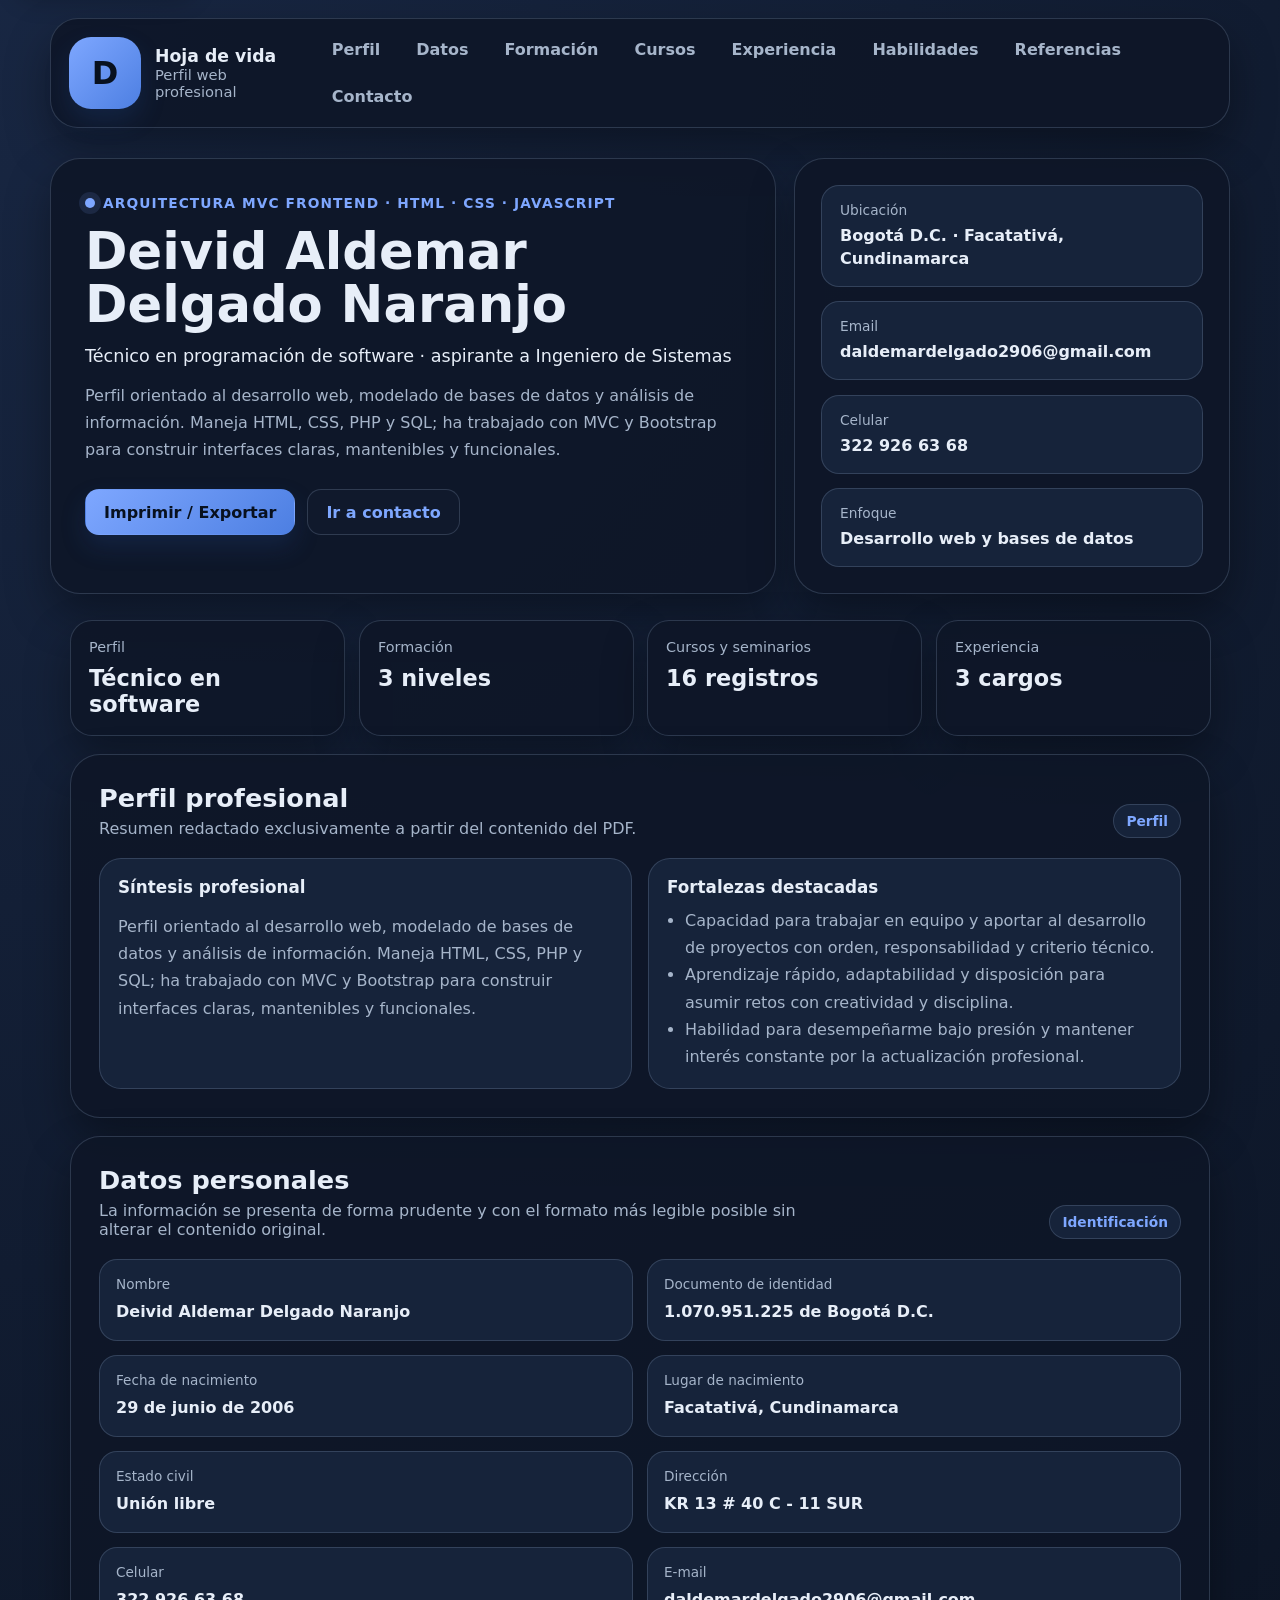
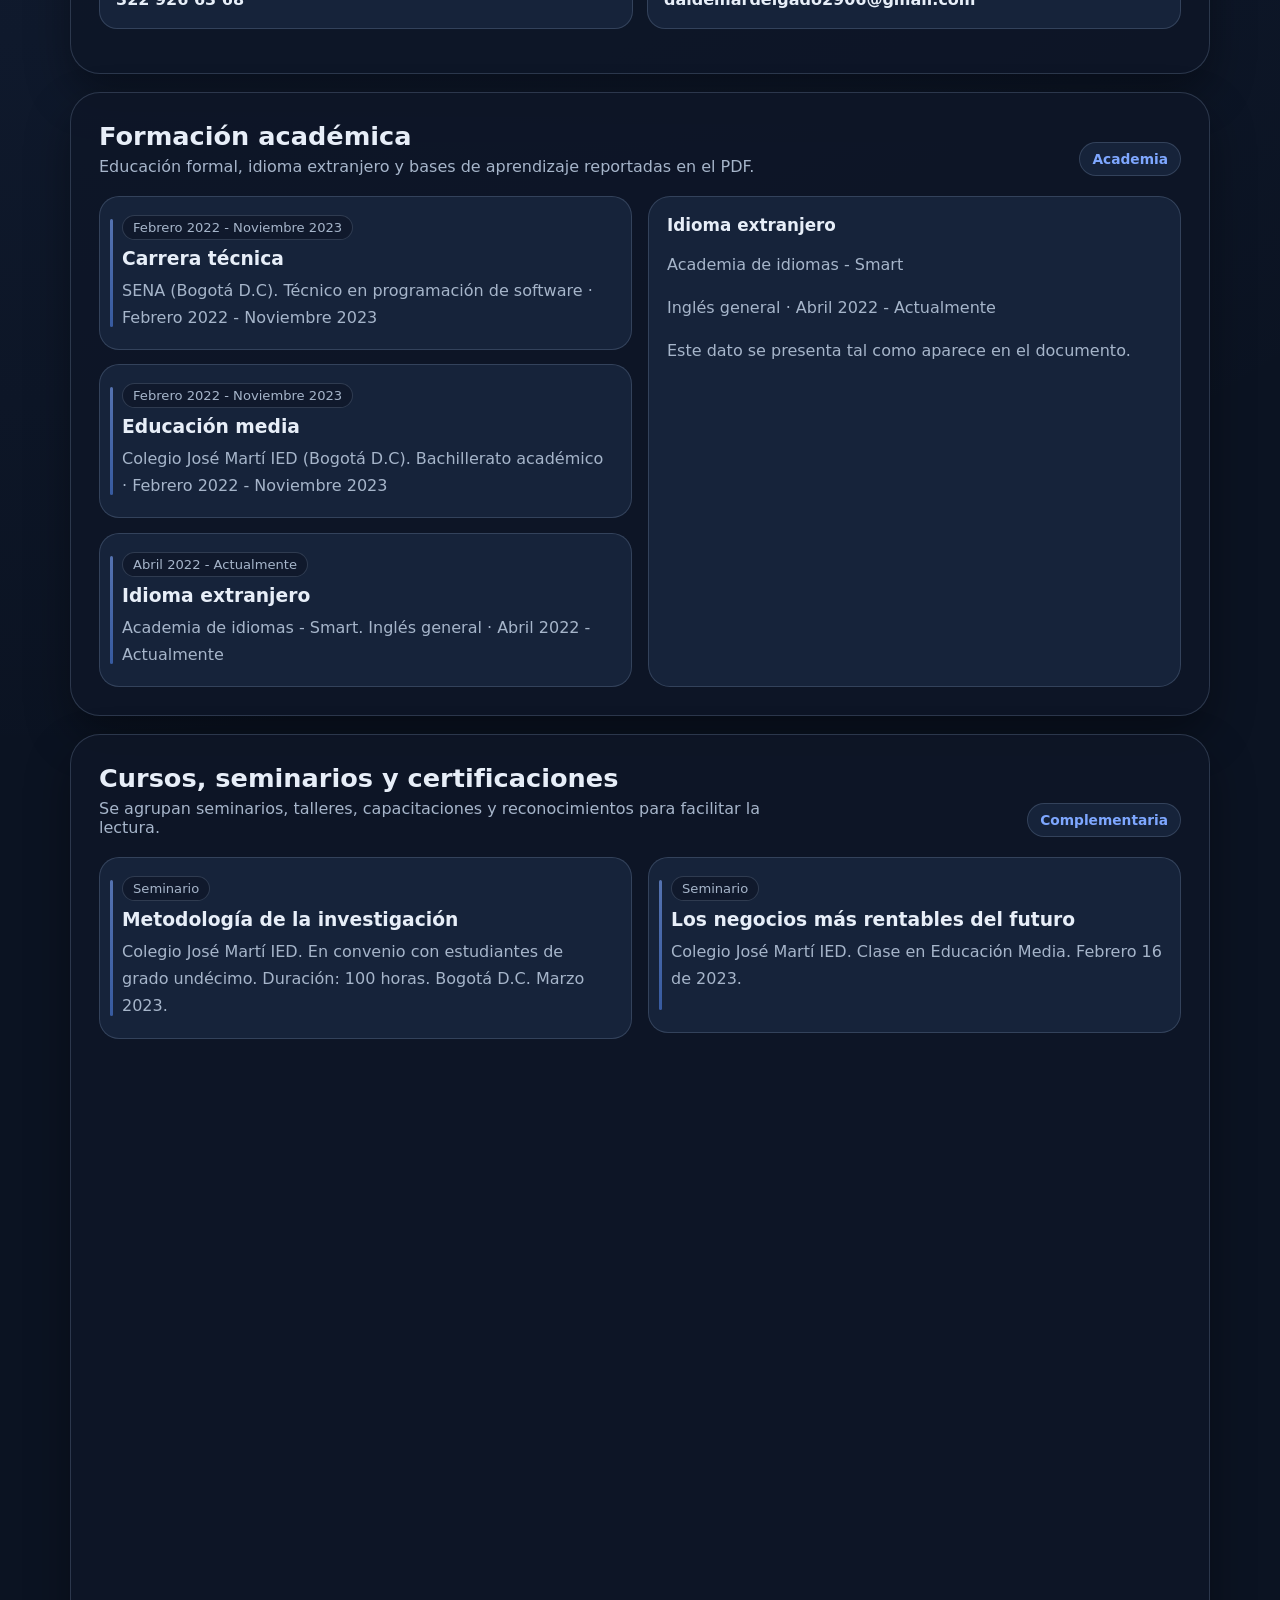
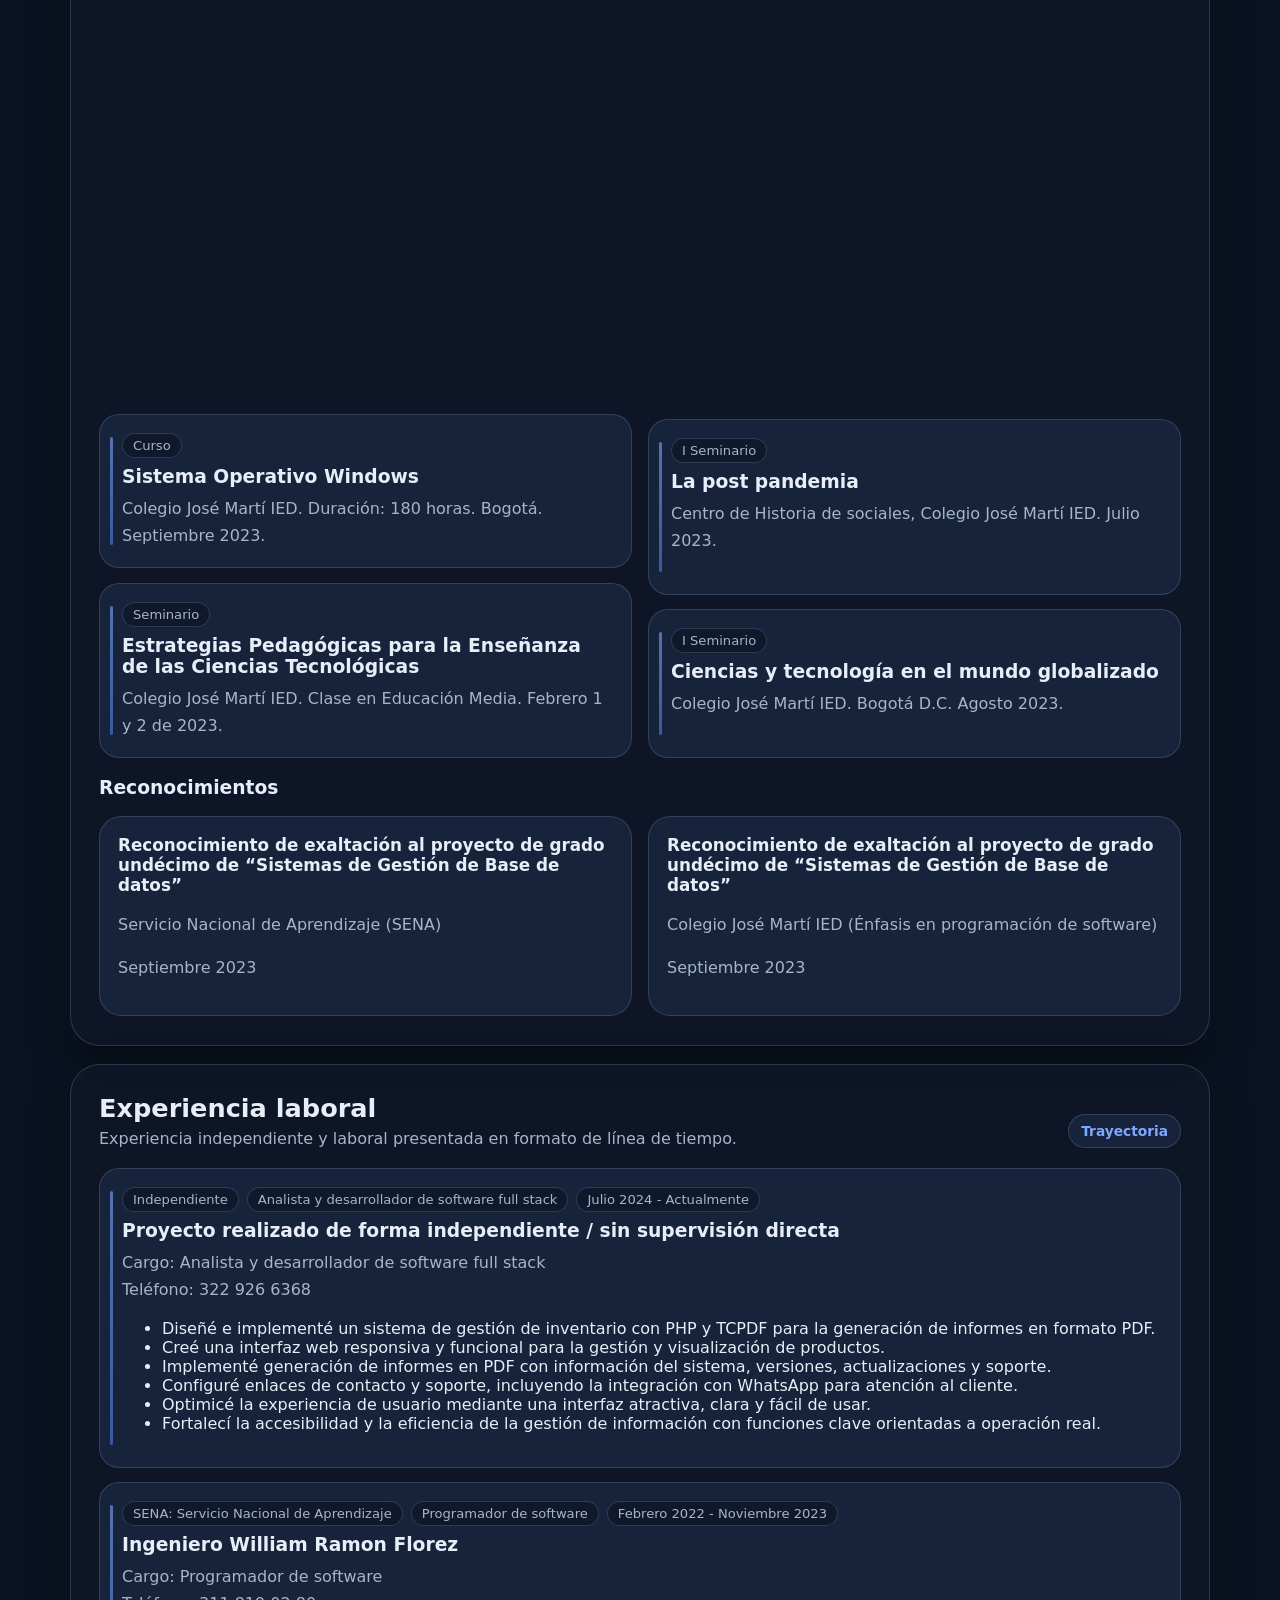
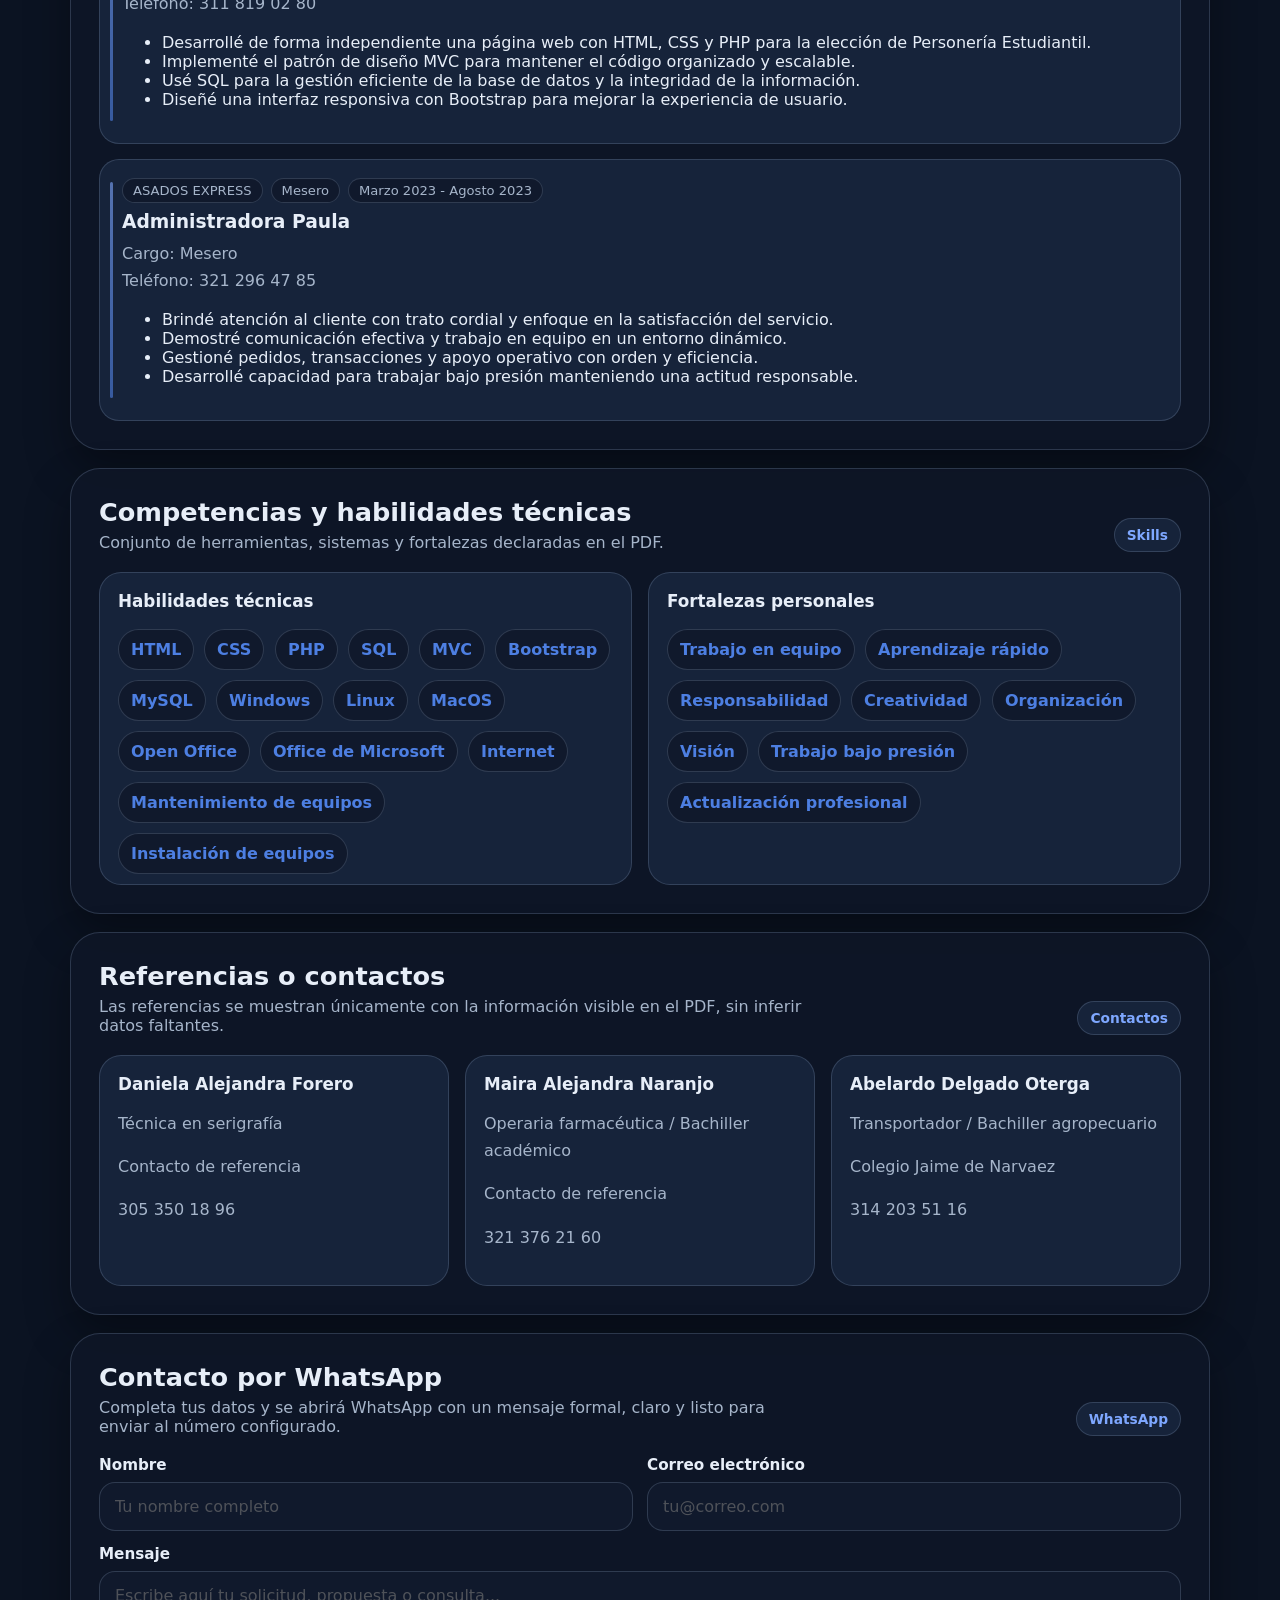
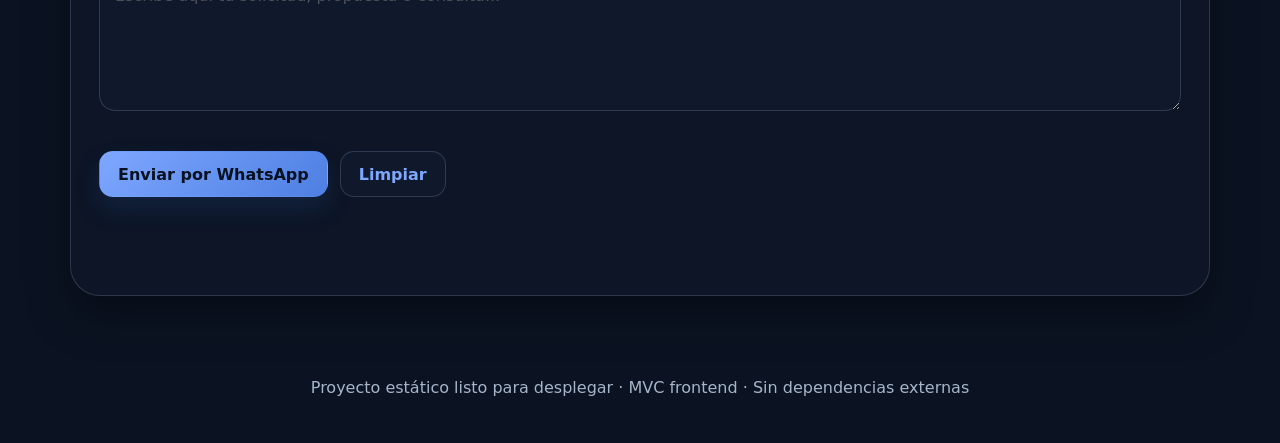
<file: index.html>
<!doctype html>
<html lang="es">
<head>
  <meta charset="UTF-8" />
  <meta name="viewport" content="width=device-width, initial-scale=1.0" />
  <meta name="description" content="Hoja de vida web profesional de Deivid Aldemar Delgado Naranjo" />
  <meta name="color-scheme" content="dark light" />
  <meta name="theme-color" content="#10192c" />
  <title>Inicio · Deivid Aldemar Delgado Naranjo</title>
  <link id="appFavicon" rel="icon" type="image/png" sizes="32x32" href="./assets/favicon-32.png" />
  <link rel="icon" type="image/svg+xml" href="./assets/favicon.svg" />
  <link rel="shortcut icon" href="./assets/favicon.ico" />
  <script>
    (function () {
      var path = window.location.pathname.replace(/\/+$/, '');
      var parts = path.split('/').filter(Boolean);
      var base = parts.length ? '/' + parts[0] : '';
      var assets = base ? base + '/assets' : './assets';
      var ua = navigator.userAgent || '';
      var inAppBrowser = /FBAN|FBAV|FB_IAB|FB4A|Messenger|Instagram|LinkedInApp|Snapchat|Twitter|XApp|WhatsApp|Telegram/i.test(ua);

      if (inAppBrowser) {
        var root = document.documentElement;
        root.classList.add('in-app-browser');
        root.style.backgroundColor = '#f5f7fb';
        root.style.colorScheme = 'light';

        var themeMeta = document.querySelector('meta[name="theme-color"]');
        if (themeMeta) {
          themeMeta.setAttribute('content', '#f5f7fb');
        }

        var colorSchemeMeta = document.querySelector('meta[name="color-scheme"]');
        if (colorSchemeMeta) {
          colorSchemeMeta.setAttribute('content', 'light');
        }
      }

      var el = document.getElementById('appFavicon');
      if (el) {
        el.href = assets + '/favicon-32.png';
        el.setAttribute('sizes', '32x32');
      }
    })();
  </script>
  <link rel="stylesheet" href="./css/styles.css" />
</head>
<body>
  <a class="skip-link" href="#contenido">Saltar al contenido</a>

  <header class="hero" id="inicio">
    <nav class="topbar" aria-label="Navegación principal">
      <div class="brand">
        <span class="brand-mark" aria-hidden="true">D</span>
        <div class="brand-copy">
          <strong>Hoja de vida</strong>
          <span>Perfil web profesional</span>
        </div>
      </div>

      <div class="topbar-actions">
        <div class="nav-links">
  <a href="./perfil-profesional/" data-route="perfil">Perfil</a>
  <a href="./datos-personales/" data-route="datos">Datos</a>
  <a href="./formacion-academica/" data-route="formacion">Formación</a>
  <a href="./cursos-y-certificaciones/" data-route="cursos">Cursos</a>
  <a href="./experiencia-laboral/" data-route="experiencia">Experiencia</a>
  <a href="./habilidades/" data-route="habilidades">Habilidades</a>
  <a href="./referencias/" data-route="referencias">Referencias</a>
  <a href="./contacto/" data-route="contacto">Contacto</a>
</div>

      </div>
    </nav>

    <section class="hero-grid">
      <div class="hero-copy">
        <p class="eyebrow">Arquitectura MVC frontend · HTML · CSS · JavaScript</p>
        <h1 id="cvName">Deivid Aldemar Delgado Naranjo</h1>
        <p id="cvHeadline" class="lead"></p>
        <p id="cvSummary" class="summary"></p>

        <div class="hero-actions">
          <button id="printBtn" class="btn btn-primary" type="button">Imprimir / Exportar</button>
          <a class="btn btn-secondary" href="./contacto/" data-route="contacto">Ir a contacto</a>
        </div>
      </div>

      <aside class="hero-panel" aria-label="Resumen rápido">
        <div class="panel-item">
          <span>Ubicación</span>
          <strong id="cvLocation"></strong>
        </div>
        <div class="panel-item">
          <span>Email</span>
          <strong id="cvEmail"></strong>
        </div>
        <div class="panel-item">
          <span>Celular</span>
          <strong id="cvPhone"></strong>
        </div>
        <div class="panel-item">
          <span>Enfoque</span>
          <strong>Desarrollo web y bases de datos</strong>
        </div>
      </aside>
    </section>
  </header>

  <main id="contenido" class="page-shell">
    <section class="stats" id="resumen" data-route="resumen"></section>
    <section id="perfil" data-route="perfil" class="content-block"></section>
    <section id="datos" data-route="datos" class="content-block"></section>
    <section id="formacion" data-route="formacion" class="content-block"></section>
    <section id="cursos" data-route="cursos" class="content-block"></section>
    <section id="experiencia" data-route="experiencia" class="content-block"></section>
    <section id="habilidades" data-route="habilidades" class="content-block"></section>
    <section id="referencias" data-route="referencias" class="content-block"></section>
    <section id="contacto" data-route="contacto" class="content-block"></section>
  </main>

  <footer class="footer">
    <p>Proyecto estático listo para desplegar · MVC frontend · Sin dependencias externas</p>
  </footer>

  <button id="backToTop" class="back-to-top" type="button" aria-label="Volver al inicio">
    <span aria-hidden="true">↑</span>
  </button>

  <script type="module" src="./js/controllers/app.js"></script>
</body>
</html>
</file>
<file: css/styles.css>
/* Base */
:root {
  --radius: 24px;
  --radius-sm: 16px;
  --max: 1180px;
  --focus-ring: 0 0 0 4px transparent;
  color-scheme: dark;
  --bg: #0b1322;
  --bg-accent: radial-gradient(circle at top left, rgba(92, 140, 235, 0.16), transparent 34%);
  --surface: rgba(14, 22, 39, 0.88);
  --surface-solid: #10192c;
  --surface-2: #16233a;
  --surface-3: #1d2a45;
  --text: #e7eef8;
  --muted: #a6b5ca;
  --primary: #7ea7ff;
  --primary-2: #4d7fe2;
  --primary-contrast: #08111f;
  --border: rgba(155, 177, 207, 0.22);
  --success: #37c792;
  --danger: #ff7b6b;
  --shadow: 0 20px 44px rgba(0, 0, 0, 0.35);
  --shadow-soft: 0 10px 24px rgba(0, 0, 0, 0.2);
  --primary-shadow: 0 12px 24px rgba(33, 77, 143, 0.24);
  --accent-ring: rgba(126, 167, 255, 0.12);
  --focus-outline: rgba(126, 167, 255, 0.35);
}


html.in-app-browser,
body.in-app-browser {
  color-scheme: light;
}

html.in-app-browser body,
body.in-app-browser {
  --bg: #f5f7fb;
  --bg-accent: none;
  --surface: #ffffff;
  --surface-solid: #f8fafc;
  --surface-2: #f8fafc;
  --surface-3: #eef2f7;
  --text: #0f172a;
  --muted: #475569;
  --primary: #1d4ed8;
  --primary-2: #2563eb;
  --primary-contrast: #ffffff;
  --border: #d8e0ea;
  --success: #15803d;
  --danger: #b91c1c;
  --shadow: none;
  --shadow-soft: none;
  --primary-shadow: none;
  --accent-ring: rgba(37, 99, 235, 0.12);
  --focus-outline: rgba(37, 99, 235, 0.28);
  background: #f5f7fb !important;
  color: #0f172a !important;
  scroll-behavior: auto !important;
}

html.in-app-browser body *,
html.in-app-browser body *::before,
html.in-app-browser body *::after,
body.in-app-browser *,
body.in-app-browser *::before,
body.in-app-browser *::after {
  text-shadow: none !important;
}

body {
  margin: 0;
  font-family: Inter, system-ui, -apple-system, BlinkMacSystemFont, "Segoe UI", sans-serif;
  color: var(--text);
  background:
    var(--bg-accent),
    linear-gradient(180deg, var(--bg) 0%, var(--bg) 100%);
  transition: color .18s ease, border-color .18s ease, box-shadow .18s ease;
}


* { box-sizing: border-box; }
html {
  scroll-behavior: smooth;
  scroll-padding-top: 24px;
}
body {
  margin: 0;
  font-family: Inter, system-ui, -apple-system, BlinkMacSystemFont, "Segoe UI", sans-serif;
  color: var(--text);
  background:
    var(--bg-accent),
    linear-gradient(180deg, var(--bg) 0%, var(--bg) 100%);
  transition: background-color .3s ease, color .3s ease, border-color .3s ease, box-shadow .3s ease;
}

a { color: inherit; text-decoration: none; }
button, input, textarea { font: inherit; }
button { -webkit-tap-highlight-color: transparent; }

.skip-link {
  position: absolute;
  top: -48px;
  left: 16px;
  background: var(--primary);
  color: var(--primary-contrast);
  padding: 10px 14px;
  border-radius: 999px;
  z-index: 999;
  box-shadow: var(--shadow-soft);
}
.skip-link:focus { top: 16px; }

.hero {
  padding: 18px 20px 34px;
}
.topbar, .hero-grid, .page-shell, .footer {
  max-width: var(--max);
  margin: 0 auto;
}

.topbar {
  display: flex;
  align-items: center;
  justify-content: space-between;
  gap: 16px;
  background: var(--surface);
  border: 1px solid var(--border);
  border-radius: 28px;
  padding: 12px 18px;
  box-shadow: var(--shadow);
}

.brand {
  display: flex;
  align-items: center;
  gap: 14px;
  min-width: 0;
}
.brand-mark {
  width: 72px;
  height: 72px;
  flex: 0 0 72px;
  border-radius: 22px;
  display: grid;
  place-items: center;
  background: linear-gradient(135deg, var(--primary), var(--primary-2));
  color: var(--primary-contrast);
  font-weight: 900;
  font-size: 2rem;
  line-height: 1;
  letter-spacing: 0;
  box-shadow: var(--primary-shadow);
}
.brand-copy strong,
.brand-copy span {
  display: block;
}
.brand-copy strong {
  color: var(--text);
  font-size: 1.08rem;
}
.brand-copy span { color: var(--muted); font-size: 0.92rem; }

.topbar-actions {
  display: flex;
  align-items: center;
  gap: 12px;
  flex-wrap: wrap;
  justify-content: flex-end;
}

.nav-links {
  display: flex;
  flex-wrap: wrap;
  gap: 10px;
}
.nav-links a {
  color: var(--muted);
  font-weight: 600;
  padding: 8px 12px;
  border-radius: 999px;
  transition: background .14s ease, color .14s ease, transform .14s ease, box-shadow .14s ease, border-color .14s ease;
  border: 1px solid transparent;
}
.nav-links a:hover,
.nav-links a:focus-visible {
  background: linear-gradient(135deg, rgba(126, 167, 255, 0.10), rgba(77, 127, 226, 0.15));
  color: var(--primary);
  border-color: var(--border);
  box-shadow: var(--shadow-soft);
}

.nav-links a.is-active,
.nav-links a[aria-current="page"] {
  background: linear-gradient(135deg, rgba(126, 167, 255, 0.14), rgba(77, 127, 226, 0.18));
  color: var(--primary);
  border-color: rgba(126, 167, 255, 0.28);
  box-shadow: var(--shadow-soft);
}

#inicio,
#resumen,
#perfil,
#datos,
#formacion,
#cursos,
#experiencia,
#habilidades,
#referencias,
#contacto {
  scroll-margin-top: 44px;
}

.hero-grid {
  display: grid;
  grid-template-columns: 1.5fr 0.9fr;
  gap: 18px;
  margin-top: 18px;
  align-items: stretch;
}

.hero-copy, .hero-panel, .content-card, .stats-card, .contact-card {
  background: var(--surface);
  border: 1px solid var(--border);
  box-shadow: var(--shadow);
  border-radius: 28px;
  overflow: hidden;
}

.hero-copy {
  border-radius: 30px;
  padding: 34px;
}
.eyebrow {
  display: inline-flex;
  align-items: center;
  gap: 8px;
  color: var(--primary);
  font-size: 0.86rem;
  font-weight: 700;
  text-transform: uppercase;
  letter-spacing: 0.08em;
  margin: 0 0 14px;
}
.eyebrow::before {
  content: "";
  width: 10px;
  height: 10px;
  border-radius: 50%;
  background: var(--primary);
  box-shadow: 0 0 0 6px var(--accent-ring);
}
.hero-copy h1 {
  margin: 0;
  font-size: clamp(2rem, 4vw, 3.7rem);
  line-height: 1.04;
}
.lead {
  margin: 14px 0 0;
  font-size: 1.1rem;
  color: var(--text);
  max-width: 65ch;
}
.summary {
  margin: 16px 0 0;
  color: var(--muted);
  max-width: 72ch;
  line-height: 1.7;
}

.hero-actions {
  display: flex;
  flex-wrap: wrap;
  gap: 12px;
  margin-top: 26px;
}

.btn {
  display: inline-flex;
  align-items: center;
  justify-content: center;
  min-height: 46px;
  padding: 0 18px;
  border-radius: 14px;
  border: 1px solid transparent;
  font-weight: 700;
  cursor: pointer;
  transition: transform .12s ease, box-shadow .12s ease, background .12s ease, color .12s ease, border-color .12s ease;
}
.btn:hover { transform: translateY(-1px); }
.btn:focus-visible,
.nav-links a:focus-visible,
input:focus-visible,
textarea:focus-visible,
.back-to-top:focus-visible {
  outline: 3px solid var(--focus-outline);
  outline-offset: 2px;
}
.btn-primary {
  background: linear-gradient(135deg, var(--primary), var(--primary-2));
  color: var(--primary-contrast);
  box-shadow: var(--primary-shadow);
}
.btn-secondary {
  background: var(--surface-solid);
  border-color: var(--border);
  color: var(--primary);
}
.btn-ghost {
  background: transparent;
  border-color: var(--border);
  color: var(--text);
}

html.in-app-browser #printBtn,
body.in-app-browser #printBtn {
  display: none !important;
}

.hero-panel {
  border-radius: 30px;
  padding: 26px;
  display: grid;
  gap: 14px;
  align-content: start;
}
.panel-item {
  background: var(--surface-2);
  border-radius: 18px;
  padding: 16px 18px;
  border: 1px solid var(--border);
}
.panel-item span {
  display: block;
  font-size: 0.86rem;
  color: var(--muted);
  margin-bottom: 6px;
}
.panel-item strong {
  display: block;
  font-size: 1rem;
  line-height: 1.45;
}

.page-shell {
  padding: 0 20px 40px;
}

.stats {
  display: grid;
  grid-template-columns: repeat(4, 1fr);
  gap: 14px;
  margin-top: 4px;
  margin-bottom: 18px;
}
.stats-card {
  border-radius: 22px;
  padding: 18px;
}
.stats-card span {
  display: block;
  color: var(--muted);
  font-size: 0.9rem;
  margin-bottom: 10px;
}
.stats-card strong {
  font-size: 1.4rem;
}

.content-block {
  margin-bottom: 18px;
}
.content-card {
  border-radius: 30px;
  padding: 28px;
}
.section-head {
  display: flex;
  justify-content: space-between;
  align-items: end;
  gap: 16px;
  margin-bottom: 20px;
}
.section-head h2 {
  margin: 0;
  font-size: 1.6rem;
}
.section-head p {
  margin: 6px 0 0;
  color: var(--muted);
  max-width: 70ch;
}
.badge {
  display: inline-flex;
  align-items: center;
  gap: 8px;
  background: var(--surface-2);
  color: var(--primary);
  border-radius: 999px;
  padding: 8px 12px;
  font-weight: 700;
  font-size: 0.86rem;
  border: 1px solid var(--border);
}

.grid-2 {
  display: grid;
  grid-template-columns: 1fr 1fr;
  gap: 16px;
}
.grid-3 {
  display: grid;
  grid-template-columns: repeat(3, 1fr);
  gap: 16px;
}
.card {
  background: var(--surface-2);
  border-radius: 22px;
  padding: 18px;
  border: 1px solid var(--border);
}
.card h3 {
  margin: 0 0 10px;
  font-size: 1.05rem;
}
.card p, .card li, .muted { color: var(--muted); line-height: 1.7; }
.card ul { margin: 0; padding-left: 18px; }

.definition-list {
  display: grid;
  grid-template-columns: repeat(2, minmax(0, 1fr));
  gap: 14px;
}
.definition-item {
  padding: 16px;
  background: var(--surface-2);
  border-radius: 18px;
  border: 1px solid var(--border);
}
.definition-item dt {
  font-size: 0.85rem;
  color: var(--muted);
  margin-bottom: 8px;
}
.definition-item dd {
  margin: 0;
  font-weight: 600;
  line-height: 1.5;
}

.timeline {
  display: grid;
  gap: 14px;
}
.timeline-item {
  position: relative;
  padding: 18px 18px 18px 22px;
  background: var(--surface-2);
  border-radius: 20px;
  border: 1px solid var(--border);
}
.timeline-item::before {
  content: "";
  position: absolute;
  left: 10px;
  top: 22px;
  bottom: 22px;
  width: 3px;
  border-radius: 999px;
  background: linear-gradient(180deg, var(--primary), var(--primary-2));
  opacity: 0.6;
}
.timeline-meta {
  display: flex;
  flex-wrap: wrap;
  gap: 8px;
  margin-bottom: 8px;
}
.pill {
  display: inline-flex;
  align-items: center;
  border-radius: 999px;
  background: var(--surface-solid);
  border: 1px solid var(--border);
  padding: 4px 10px;
  font-size: 0.82rem;
  color: var(--muted);
}
.timeline-item h3 { margin: 0 0 8px; }
.timeline-item p { margin: 0; color: var(--muted); line-height: 1.7; }

.skill-list {
  display: flex;
  flex-wrap: wrap;
  gap: 10px;
}
.skill-chip {
  border: 1px solid var(--border);
  background: var(--surface-solid);
  padding: 10px 12px;
  border-radius: 999px;
  color: var(--primary-2);
  font-weight: 700;
}

.form {
  display: grid;
  gap: 14px;
}
.form-grid {
  display: grid;
  grid-template-columns: repeat(2, 1fr);
  gap: 14px;
}
.field {
  display: grid;
  gap: 8px;
}
.field label {
  font-weight: 700;
  font-size: 0.95rem;
}
.field-help {
  color: var(--muted);
  font-size: 0.85rem;
  line-height: 1.5;
}

.sr-only {
  position: absolute;
  width: 1px;
  height: 1px;
  padding: 0;
  margin: -1px;
  overflow: hidden;
  clip: rect(0, 0, 0, 0);
  white-space: nowrap;
  border: 0;
}

.field input, .field textarea {
  width: 100%;
  padding: 14px 15px;
  border-radius: 16px;
  border: 1px solid var(--border);
  background: var(--surface-solid);
  color: var(--text);
  outline: none;
  transition: background-color .2s ease, border-color .2s ease, box-shadow .2s ease, color .2s ease;
}
.field input::placeholder,
.field textarea::placeholder { opacity: 0.62; }
.field input:focus, .field textarea:focus {
  border-color: var(--primary);
  box-shadow: 0 0 0 4px var(--accent-ring);
}
.field textarea { min-height: 140px; resize: vertical; }

.form-status {
  min-height: 1.5em;
  font-weight: 700;
}
.form-status.success { color: var(--success); animation: status-pop .18s ease-out; }
.form-status.error { color: var(--danger); animation: status-shake .18s ease-out; }

.footer {
  padding: 8px 20px 30px;
  color: var(--muted);
  text-align: center;
}

.back-to-top {
  position: fixed;
  right: 18px;
  bottom: 18px;
  z-index: 998;
  width: 48px;
  height: 48px;
  border: 1px solid var(--border);
  border-radius: 999px;
  background: var(--surface);
  color: var(--text);
  box-shadow: var(--shadow);
  display: grid;
  place-items: center;
  cursor: pointer;
  opacity: 0;
  transform: translateY(10px);
  pointer-events: none;
  transition: opacity .16s ease, transform .16s ease, background .16s ease, color .16s ease;
}
.back-to-top.is-visible {
  opacity: 1;
  transform: translateY(0);
  pointer-events: auto;
  animation: back-top-enter .16s ease-out;
}
.back-to-top:hover {
  transform: translateY(-1px) scale(1.015);
}

/* Animations */
[data-reveal] {
  opacity: 0;
  transform: translate3d(0, 10px, 0);
  transition:
    opacity .22s ease-out,
    transform .22s ease-out;
  transition-delay: var(--reveal-delay, 0ms);
  will-change: opacity, transform;
}

[data-reveal].is-visible {
  opacity: 1;
  transform: translate3d(0, 0, 0);
}

.hero-copy[data-reveal],
.hero-panel[data-reveal],
main > section[data-reveal],
.content-card[data-reveal],
.stats-card[data-reveal],
.card[data-reveal],
.panel-item[data-reveal],
.definition-item[data-reveal],
.timeline-item[data-reveal],
.skill-chip[data-reveal] {
  transition-timing-function: cubic-bezier(0.2, 0.8, 0.2, 1);
}

.hero-copy[data-reveal],
.hero-panel[data-reveal],
main > section[data-reveal] {
  transform: translate3d(0, 12px, 0);
}

.content-card[data-reveal],
.stats-card[data-reveal],
.card[data-reveal],
.panel-item[data-reveal],
.definition-item[data-reveal],
.timeline-item[data-reveal] {
  transition-duration: .22s;
}

.skill-chip[data-reveal] {
  transform: translate3d(0, 8px, 0);
  transition-duration: .18s;
}

.btn,
.nav-links a,
.back-to-top {
  transition: transform .18s ease, box-shadow .18s ease, background .18s ease, color .18s ease, border-color .18s ease, opacity .18s ease;
}

.form-status {
  opacity: 0;
  transform: translateY(6px);
  transition: opacity .22s ease, transform .22s ease, color .22s ease;
}

.form-status.is-active {
  opacity: 1;
  transform: translateY(0);
}

.form-status.success {
  color: var(--success);
  animation: status-pop .42s ease;
}

.form-status.error {
  color: var(--danger);
  animation: status-shake .42s ease;
}

.back-to-top.is-visible {
  animation: back-top-enter .22s ease;
}

.no-motion *,
.no-motion *::before,
.no-motion *::after {
  animation: none !important;
  transition: none !important;
  scroll-behavior: auto !important;
}

.no-motion [data-reveal] {
  opacity: 1 !important;
  transform: none !important;
  filter: none !important;
  transition: none !important;
  transition-delay: 0ms !important;
}

@keyframes status-pop {
  0% {
    opacity: 0;
    transform: translateY(4px) scale(0.99);
  }
  100% {
    opacity: 1;
    transform: translateY(0) scale(1);
  }
}

@keyframes status-shake {
  0%, 100% { transform: translateX(0); }
  25% { transform: translateX(-2px); }
  50% { transform: translateX(2px); }
  75% { transform: translateX(-1px); }
}

@keyframes back-top-enter {
  0% { opacity: 0; transform: translateY(6px) scale(0.98); }
  100% { opacity: 1; transform: translateY(0) scale(1); }
}


.lite-motion .topbar,
.lite-motion .hero-copy,
.lite-motion .hero-panel,
.lite-motion .content-card,
.lite-motion .stats-card,
.lite-motion .contact-card,
.lite-motion .card,
.lite-motion .panel-item,
.lite-motion .definition-item,
.lite-motion .timeline-item {
  box-shadow: var(--shadow-soft);
}

@media (pointer: coarse), (max-width: 768px) {
  html { scroll-behavior: smooth; }

  .topbar,
  .hero-copy,
  .hero-panel,
  .content-card,
  .stats-card,
  .contact-card {
    box-shadow: var(--shadow-soft);
  }

  .nav-links a,
  .btn,
  .back-to-top {
    transition-duration: .18s;
  }

  [data-reveal] {
    transition-duration: .22s;
    transition-timing-function: cubic-bezier(0.2, 0.8, 0.2, 1);
    transition-delay: var(--reveal-delay, 0ms);
  }
}

@media (prefers-reduced-motion: reduce) {
  html { scroll-behavior: auto; }
  *, *::before, *::after {
    animation: none !important;
    transition: none !important;
    scroll-behavior: auto !important;
  }
  [data-reveal] {
    opacity: 1 !important;
    transform: none !important;
    filter: none !important;
  }
}

@media (max-width: 960px) {
  .hero-grid, .stats, .grid-2, .grid-3, .form-grid {
    grid-template-columns: 1fr;
  }
  .topbar {
    border-radius: 28px;
    align-items: start;
    flex-direction: column;
  }
  .topbar-actions {
    width: 100%;
    justify-content: space-between;
  }
  .nav-links { width: 100%; }
  .hero-copy, .hero-panel, .content-card { padding: 22px; }
  .definition-list { grid-template-columns: 1fr; }
}


body[data-export-mode="true"],
.export-preview body,
html.in-app-browser body,
body.in-app-browser {
  --bg: #f5f7fb;
  --bg-accent: none;
  --surface: #ffffff;
  --surface-solid: #f8fafc;
  --surface-2: #f8fafc;
  --surface-3: #eef2f7;
  --text: #0f172a;
  --muted: #475569;
  --primary: #1d4ed8;
  --primary-2: #2563eb;
  --primary-contrast: #ffffff;
  --border: #d8e0ea;
  --success: #15803d;
  --danger: #b91c1c;
  --shadow: none;
  --shadow-soft: none;
  --primary-shadow: none;
  --accent-ring: rgba(37, 99, 235, 0.12);
  --focus-outline: rgba(37, 99, 235, 0.28);
  background: #ffffff !important;
  color: #0f172a !important;
  scroll-behavior: auto !important;
}

body[data-export-mode="true"] *,
body[data-export-mode="true"] *::before,
body[data-export-mode="true"] *::after,
.export-preview body *,
.export-preview body *::before,
.export-preview body *::after,
html.in-app-browser body *,
html.in-app-browser body *::before,
html.in-app-browser body *::after,
body.in-app-browser *,
body.in-app-browser *::before,
body.in-app-browser *::after {
  animation: none !important;
  transition: none !important;
  filter: none !important;
  box-shadow: none !important;
}

body[data-export-mode="true"] [data-reveal],
.export-preview [data-reveal],
html.in-app-browser [data-reveal],
body.in-app-browser [data-reveal] {
  opacity: 1 !important;
  transform: none !important;
  filter: none !important;
  transition: none !important;
  transition-delay: 0ms !important;
}

body[data-export-mode="true"] .skip-link,
body[data-export-mode="true"] .topbar,
body[data-export-mode="true"] .hero-actions,
body[data-export-mode="true"] .footer,
body[data-export-mode="true"] .back-to-top,
.export-preview .skip-link,
.export-preview .topbar,
.export-preview .hero-actions,
.export-preview .footer,
.export-preview .back-to-top {
  display: none !important;
}

body[data-export-mode="true"] .hero,
body[data-export-mode="true"] .page-shell,
.export-preview .hero,
.export-preview .page-shell {
  padding: 0 !important;
}

body[data-export-mode="true"] .hero-grid,
.export-preview .hero-grid {
  grid-template-columns: 1fr !important;
  gap: 14px !important;
}

body[data-export-mode="true"] .hero-copy,
body[data-export-mode="true"] .hero-panel,
body[data-export-mode="true"] .content-card,
body[data-export-mode="true"] .stats-card,
body[data-export-mode="true"] .contact-card,
.export-preview .hero-copy,
.export-preview .hero-panel,
.export-preview .content-card,
.export-preview .stats-card,
.export-preview .contact-card {
  background: #ffffff !important;
  border: 1px solid #dfe6ee !important;
  box-shadow: none !important;
  overflow: visible !important;
}

body[data-export-mode="true"] .hero-copy,
.export-preview .hero-copy {
  padding: 22px !important;
}

body[data-export-mode="true"] .hero-panel,
.export-preview .hero-panel {
  padding: 22px !important;
  width: 100% !important;
}

body[data-export-mode="true"] .hero-copy h1,
.export-preview .hero-copy h1 {
  font-size: 2.25rem !important;
}

body[data-export-mode="true"] .lead,
body[data-export-mode="true"] .summary,
.export-preview .lead,
.export-preview .summary {
  color: #334155 !important;
  max-width: none !important;
}

body[data-export-mode="true"] .panel-item,
.export-preview .panel-item {
  background: #f8fafc !important;
  border: 1px solid #d8e0ea !important;
}

body[data-export-mode="true"] .card,
body[data-export-mode="true"] .definition-item,
body[data-export-mode="true"] .timeline-item,
body[data-export-mode="true"] .panel-item,
body[data-export-mode="true"] .skill-chip,
.export-preview .card,
.export-preview .definition-item,
.export-preview .timeline-item,
.export-preview .panel-item,
.export-preview .skill-chip {
  background: #ffffff !important;
  border: 1px solid #d8e0ea !important;
  color: #0f172a !important;
}

body[data-export-mode="true"] .content-card,
body[data-export-mode="true"] .stats-card,
.export-preview .content-card,
.export-preview .stats-card {
  break-inside: avoid;
  page-break-inside: avoid;
}

body[data-export-mode="true"] .skill-chip,
.export-preview .skill-chip {
  color: #1d4ed8 !important;
  font-weight: 700;
}

body[data-export-mode="true"] .hero-copy[data-reveal],
body[data-export-mode="true"] .hero-panel[data-reveal],
body[data-export-mode="true"] main > section[data-reveal],
body[data-export-mode="true"] .content-card[data-reveal],
body[data-export-mode="true"] .stats-card[data-reveal],
body[data-export-mode="true"] .card[data-reveal],
body[data-export-mode="true"] .panel-item[data-reveal],
body[data-export-mode="true"] .definition-item[data-reveal],
body[data-export-mode="true"] .timeline-item[data-reveal],
body[data-export-mode="true"] .skill-chip[data-reveal],
.export-preview .hero-copy[data-reveal],
.export-preview .hero-panel[data-reveal],
.export-preview main > section[data-reveal],
.export-preview .content-card[data-reveal],
.export-preview .stats-card[data-reveal],
.export-preview .card[data-reveal],
.export-preview .panel-item[data-reveal],
.export-preview .definition-item[data-reveal],
.export-preview .timeline-item[data-reveal],
.export-preview .skill-chip[data-reveal] {
  opacity: 1 !important;
  transform: none !important;
}

@media (max-width: 640px) {
  .hero, .page-shell { padding-left: 14px; padding-right: 14px; }
  .hero-copy h1 { font-size: 2rem; }
  .hero-actions { flex-direction: column; }
  .btn { width: 100%; }
  .section-head { align-items: start; flex-direction: column; }
  .topbar-actions {
    flex-direction: column;
    align-items: stretch;
  }
  .back-to-top {
    right: 14px;
    bottom: 14px;
  }
}

/* Print-friendly */
@media print {
  @page { size: A4 portrait; margin: 10mm 12mm; }
  html, body {
    background: #ffffff !important;
    color: #0f172a !important;
    scroll-behavior: auto !important;
  }
  body {
    --bg: #f5f7fb;
    --bg-accent: none;
    --surface: #ffffff;
    --surface-solid: #f8fafc;
    --surface-2: #f8fafc;
    --surface-3: #eef2f7;
    --text: #0f172a;
    --muted: #475569;
    --primary: #1d4ed8;
    --primary-2: #2563eb;
    --primary-contrast: #ffffff;
    --border: #d8e0ea;
    --success: #15803d;
    --danger: #b91c1c;
    --shadow: none;
    --shadow-soft: none;
    --primary-shadow: none;
    --accent-ring: rgba(37, 99, 235, 0.12);
    --focus-outline: rgba(37, 99, 235, 0.28);
  }
  *,
  *::before,
  *::after {
    animation: none !important;
    transition: none !important;
    filter: none !important;
    box-shadow: none !important;
  }
  [data-reveal] {
    opacity: 1 !important;
    transform: none !important;
  }
  .skip-link, .topbar, .hero-actions, .footer, .back-to-top {
    display: none !important;
  }
  .hero, .page-shell { padding: 0 !important; }
  .hero-grid {
    grid-template-columns: 1fr !important;
    gap: 14px !important;
  }
  .hero-copy, .hero-panel, .content-card, .stats-card, .contact-card {
    box-shadow: none !important;
    border: 1px solid #d8e0ea !important;
    background: #ffffff !important;
    overflow: visible !important;
  }
  .hero-copy { padding: 22px !important; }
  .hero-panel { padding: 22px !important; width: 100% !important; }
  .hero-copy h1 { font-size: 2.25rem !important; }

  .card, .definition-item, .timeline-item, .panel-item, .skill-chip {
    background: #ffffff !important;
    border: 1px solid #d8e0ea !important;
    color: #0f172a !important;
  }
  .skill-chip {
    color: #1d4ed8 !important;
  }

  .content-card, .stats-card, .timeline-item, .definition-item, .card, .panel-item {
    break-inside: avoid;
    page-break-inside: avoid;
  }
  .content-card { page-break-inside: avoid; }
  .section-head h2 { font-size: 1.35rem; }
}
</file>
